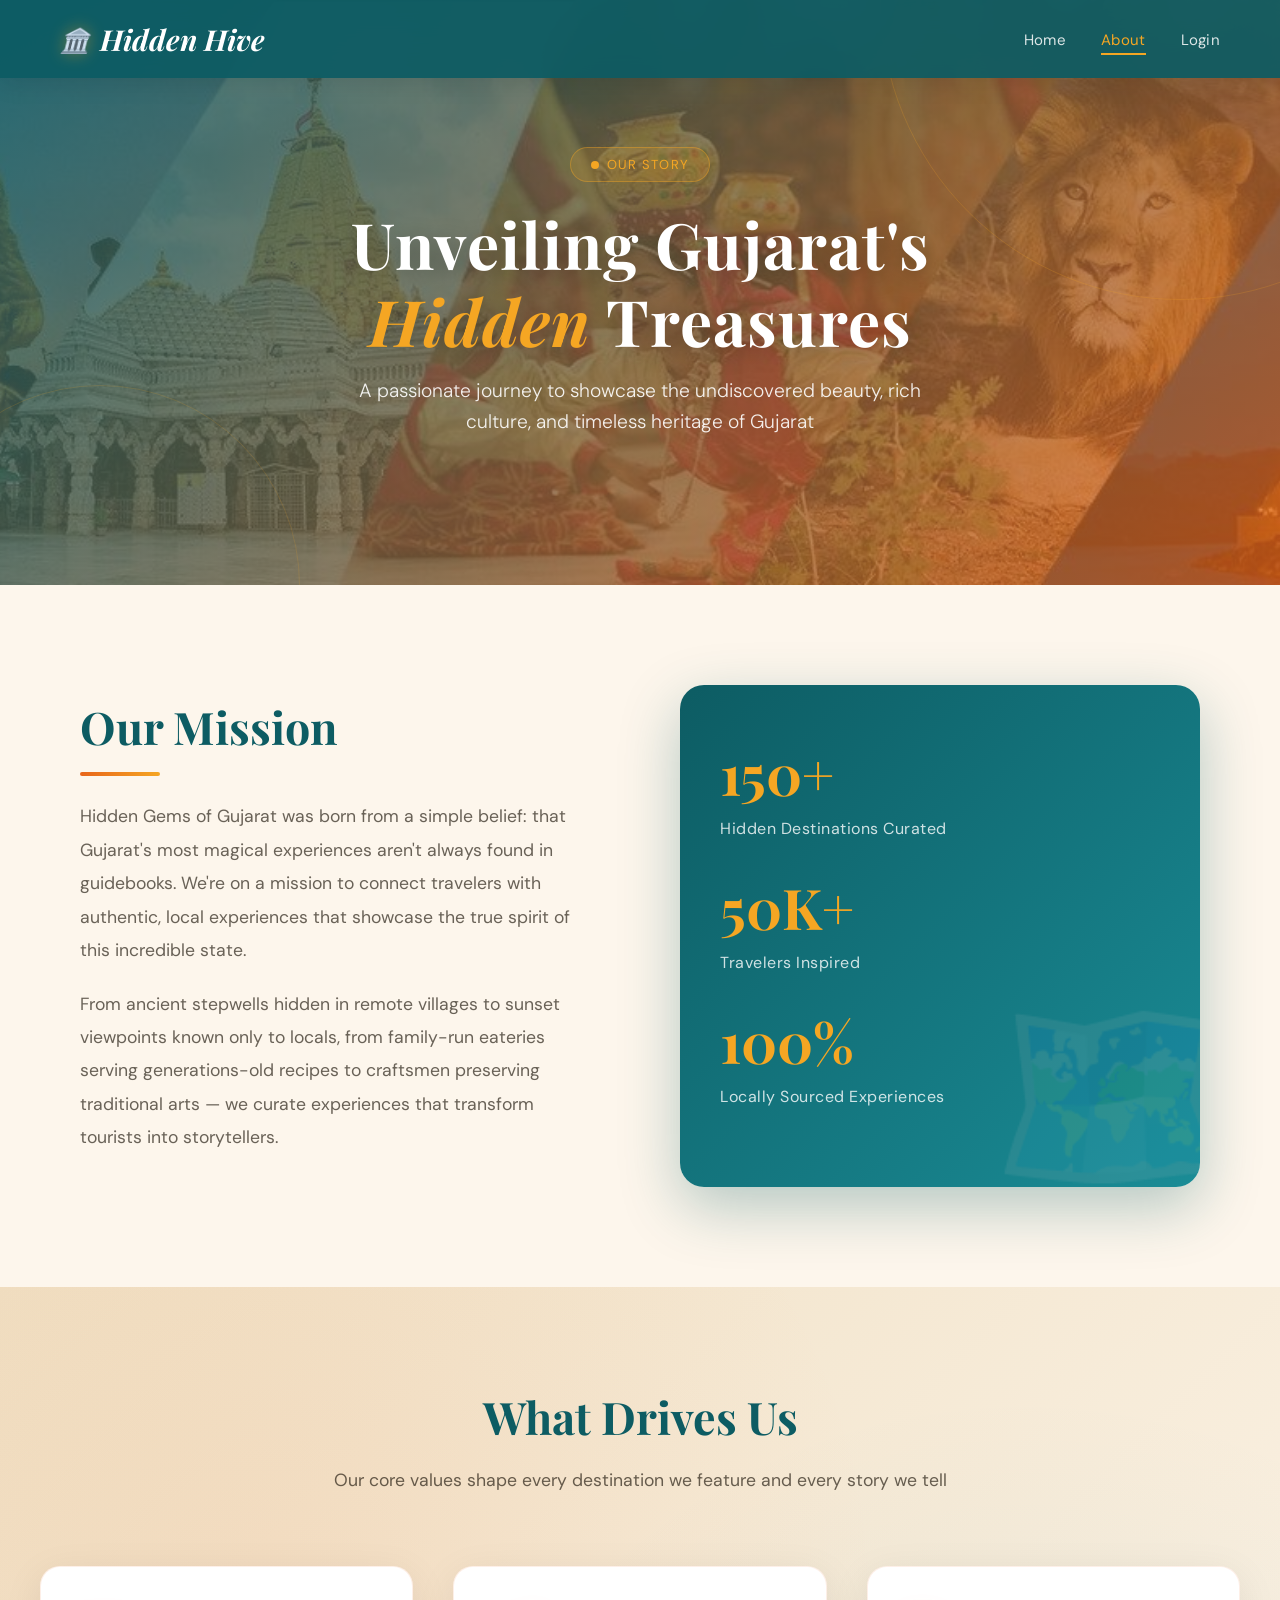
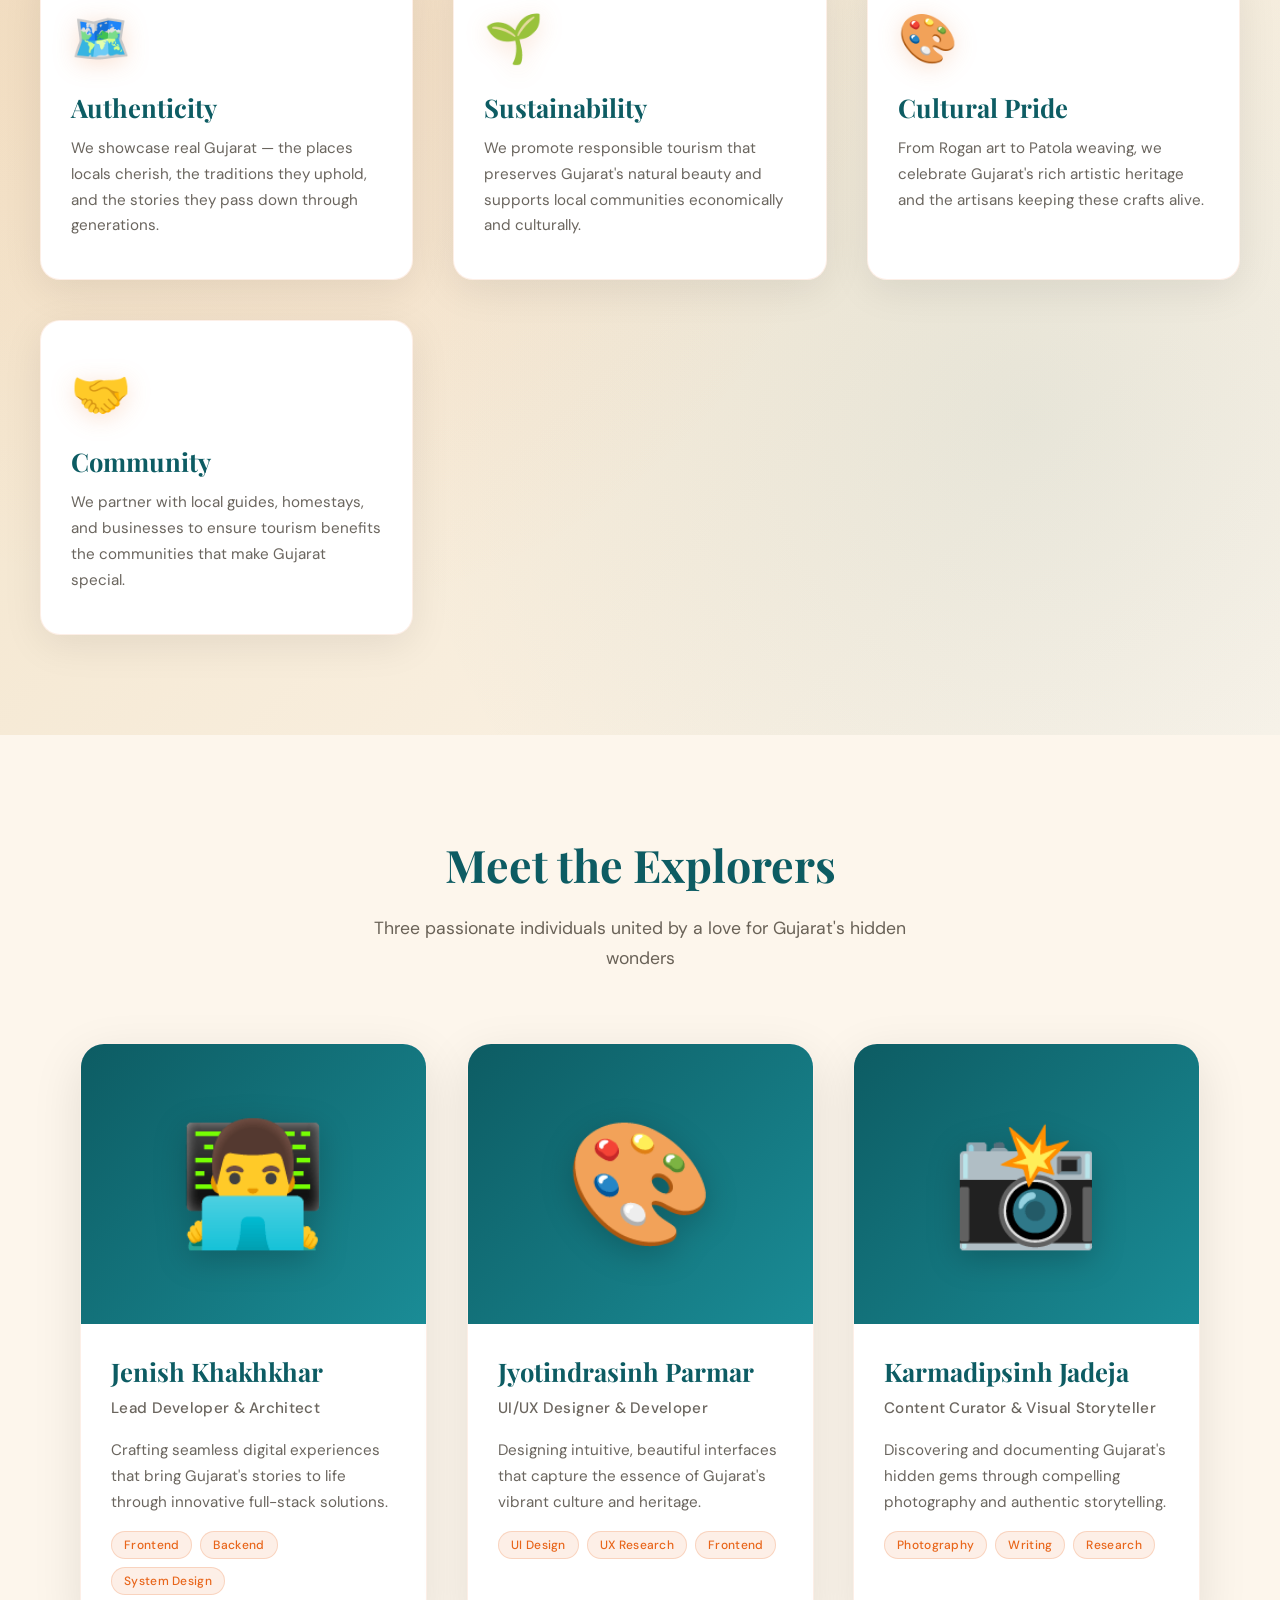
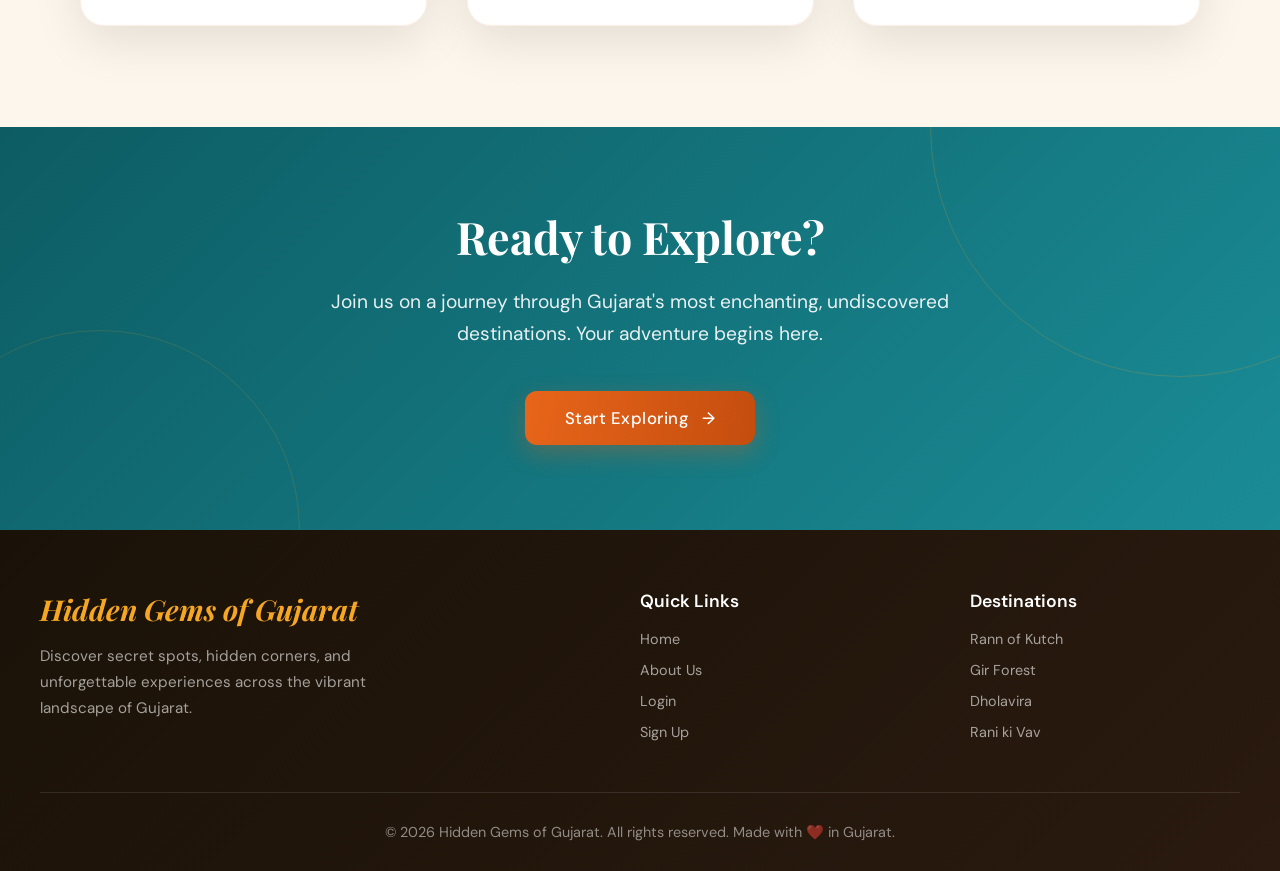
<file: about.html>
<!DOCTYPE html>
<html lang="en">
<head>
  <meta charset="UTF-8" />
  <meta name="viewport" content="width=device-width, initial-scale=1.0" />
  <title>About Us | Hidden Gems of Gujarat</title>
  <link href="https://fonts.googleapis.com/css2?family=Playfair+Display:ital,wght@0,500;0,700;1,500&family=DM+Sans:wght@300;400;500;600&display=swap" rel="stylesheet">
  
  <!-- AOS Library -->
  <link href="https://cdn.jsdelivr.net/npm/aos@2.3.4/dist/aos.css" rel="stylesheet">

  <style>
    *, *::before, *::after { box-sizing: border-box; margin: 0; padding: 0; }

    :root {
      --saffron: #E8651A;
      --deep-saffron: #C44D0E;
      --gold: #F5A623;
      --cream: #FDF6EC;
      --sand: #F0E0C4;
      --deep-teal: #0D5C63;
      --teal: #1A8C96;
      --dark: #1A1208;
      --text-muted: rgba(26,18,8,0.65);
    }

    body {
      font-family: 'DM Sans', sans-serif;
      margin: 0;
      padding: 0;
      background: var(--cream);
      color: var(--dark);
      overflow-x: hidden;
    }

    /* ===== NAVBAR ===== */
    .navbar {
      position: fixed;
      width: 100%;
      padding: 20px 60px;
      display: flex;
      justify-content: space-between;
      align-items: center;
      backdrop-filter: blur(20px);
      background: rgba(13, 92, 99, 0.92);
      z-index: 1000;
      transition: all 0.4s ease;
      box-shadow: 0 4px 24px rgba(0,0,0,0.1);
    }

    .navbar.scrolled {
      padding: 15px 60px;
      background: rgba(13, 92, 99, 0.97);
      box-shadow: 0 8px 32px rgba(0,0,0,0.15);
    }

    .logo {
      font-family: 'Playfair Display', serif;
      font-size: 1.8rem;
      color: #fff;
      font-weight: 700;
      font-style: italic;
      transition: all 0.3s;
      position: relative;
      display: flex;
      align-items: center;
      gap: 10px;
    }

    .logo::before {
      content: '🏛️';
      font-size: 1.5rem;
      filter: drop-shadow(0 0 8px rgba(245,166,35,0.4));
    }

    .logo:hover {
      color: var(--gold);
      transform: translateY(-2px);
      cursor: pointer;
    }

    .nav-links {
      display: flex;
      gap: 35px;
      list-style: none;
      align-items: center;
    }

    .nav-links li a {
      color: rgba(255,255,255,0.85);
      text-decoration: none;
      font-size: 15px;
      font-weight: 400;
      position: relative;
      transition: all 0.3s;
      letter-spacing: 0.3px;
    }

    .nav-links li a::after {
      content: '';
      position: absolute;
      bottom: -5px;
      left: 0;
      width: 0;
      height: 2px;
      background: var(--gold);
      transition: width 0.3s;
    }

    .nav-links li a:hover,
    .nav-links li a.active-link {
      color: var(--gold);
    }

    .nav-links li a:hover::after,
    .nav-links li a.active-link::after {
      width: 100%;
    }

    /* ===== HERO SECTION ===== */
    .hero-about {
      height: 65vh;
      background: 
        linear-gradient(135deg, rgba(13,92,99,0.85) 0%, rgba(232,101,26,0.75) 100%),
        url('assets/images/Gujarat.jpeg') center/cover no-repeat;
      display: flex;
      flex-direction: column;
      justify-content: center;
      align-items: center;
      position: relative;
      overflow: hidden;
    }

    .hero-about::before {
      content: '';
      position: absolute;
      width: 600px;
      height: 600px;
      border-radius: 50%;
      border: 1px solid rgba(245,166,35,0.2);
      top: -300px;
      right: -200px;
      animation: rotateBorder 20s linear infinite;
    }

    .hero-about::after {
      content: '';
      position: absolute;
      width: 400px;
      height: 400px;
      border-radius: 50%;
      border: 1px solid rgba(245,166,35,0.15);
      bottom: -200px;
      left: -100px;
      animation: rotateBorder 15s linear infinite reverse;
    }

    @keyframes rotateBorder {
      from { transform: rotate(0deg); }
      to { transform: rotate(360deg); }
    }

    .hero-content {
      position: relative;
      z-index: 1;
      text-align: center;
      max-width: 800px;
      padding: 0 20px;
    }

    .hero-badge {
      display: inline-flex;
      align-items: center;
      gap: 8px;
      background: rgba(245,166,35,0.15);
      border: 1px solid rgba(245,166,35,0.4);
      border-radius: 100px;
      padding: 8px 20px;
      font-size: 13px;
      letter-spacing: 0.1em;
      text-transform: uppercase;
      color: var(--gold);
      margin-bottom: 24px;
    }

    .hero-badge .dot {
      width: 8px;
      height: 8px;
      border-radius: 50%;
      background: var(--gold);
      animation: pulse 2s ease-in-out infinite;
    }

    @keyframes pulse {
      0%, 100% { opacity: 1; transform: scale(1); }
      50% { opacity: 0.5; transform: scale(0.8); }
    }

    .hero-about h1 {
      font-family: 'Playfair Display', serif;
      color: #fff;
      font-size: 4rem;
      font-weight: 700;
      text-shadow: 0 4px 24px rgba(0,0,0,0.3);
      letter-spacing: 1px;
      margin-bottom: 16px;
      line-height: 1.2;
    }

    .hero-about h1 em {
      font-style: italic;
      color: var(--gold);
      position: relative;
    }

    .hero-subtitle {
      font-size: 1.2rem;
      color: rgba(255,255,255,0.9);
      font-weight: 300;
      line-height: 1.6;
      max-width: 600px;
      margin: 0 auto;
    }

    /* ===== MISSION SECTION ===== */
    .mission-section {
      max-width: 1200px;
      margin: 100px auto;
      padding: 0 40px;
      display: grid;
      grid-template-columns: 1fr 1fr;
      gap: 80px;
      align-items: center;
    }

    .mission-content h2 {
      font-family: 'Playfair Display', serif;
      font-size: 2.8rem;
      color: var(--deep-teal);
      margin-bottom: 24px;
      position: relative;
    }

    .mission-content h2::after {
      content: '';
      display: block;
      width: 80px;
      height: 4px;
      background: linear-gradient(90deg, var(--saffron), var(--gold));
      margin-top: 16px;
      border-radius: 2px;
    }

    .mission-content p {
      font-size: 1.1rem;
      line-height: 1.9;
      color: var(--text-muted);
      margin-bottom: 20px;
    }

    .mission-visual {
      position: relative;
    }

    .visual-card {
      background: linear-gradient(135deg, var(--deep-teal), var(--teal));
      border-radius: 24px;
      padding: 50px 40px;
      color: white;
      box-shadow: 0 20px 60px rgba(13,92,99,0.3);
      position: relative;
      overflow: hidden;
    }

    .visual-card::before {
      content: '🗺️';
      position: absolute;
      font-size: 200px;
      opacity: 0.1;
      bottom: -40px;
      right: -40px;
    }

    .stat {
      margin-bottom: 30px;
      position: relative;
      z-index: 1;
    }

    .stat h3 {
      font-family: 'Playfair Display', serif;
      font-size: 3.5rem;
      color: var(--gold);
      margin-bottom: 8px;
    }

    .stat p {
      font-size: 1rem;
      color: rgba(255,255,255,0.8);
      letter-spacing: 0.5px;
    }

    /* ===== VALUES SECTION ===== */
    .values-section {
      background: linear-gradient(135deg, var(--sand) 0%, var(--cream) 100%);
      padding: 100px 40px;
      position: relative;
    }

    .values-section::before {
      content: '';
      position: absolute;
      width: 100%;
      height: 100%;
      background: 
        radial-gradient(circle at 20% 30%, rgba(232,101,26,0.08) 0%, transparent 50%),
        radial-gradient(circle at 80% 70%, rgba(13,92,99,0.08) 0%, transparent 50%);
      top: 0;
      left: 0;
      pointer-events: none;
    }

    .values-header {
      text-align: center;
      max-width: 700px;
      margin: 0 auto 70px;
    }

    .values-header h2 {
      font-family: 'Playfair Display', serif;
      font-size: 2.8rem;
      color: var(--deep-teal);
      margin-bottom: 20px;
    }

    .values-header p {
      font-size: 1.1rem;
      color: var(--text-muted);
      line-height: 1.7;
    }

    .values-grid {
      display: grid;
      grid-template-columns: repeat(auto-fit, minmax(280px, 1fr));
      gap: 40px;
      max-width: 1200px;
      margin: 0 auto;
    }

    .value-card {
      background: white;
      border-radius: 20px;
      padding: 40px 30px;
      box-shadow: 0 10px 40px rgba(0,0,0,0.08);
      transition: all 0.4s ease;
      position: relative;
      overflow: hidden;
      border: 1px solid rgba(232,101,26,0.1);
    }

    .value-card::before {
      content: '';
      position: absolute;
      top: 0;
      left: 0;
      width: 100%;
      height: 4px;
      background: linear-gradient(90deg, var(--saffron), var(--gold));
      transform: scaleX(0);
      transform-origin: left;
      transition: transform 0.4s ease;
    }

    .value-card:hover::before {
      transform: scaleX(1);
    }

    .value-card:hover {
      transform: translateY(-10px);
      box-shadow: 0 20px 60px rgba(232,101,26,0.15);
    }

    .value-icon {
      font-size: 3rem;
      margin-bottom: 20px;
      display: block;
      filter: drop-shadow(0 4px 12px rgba(232,101,26,0.2));
    }

    .value-card h3 {
      font-family: 'Playfair Display', serif;
      font-size: 1.6rem;
      color: var(--deep-teal);
      margin-bottom: 12px;
    }

    .value-card p {
      font-size: 0.95rem;
      color: var(--text-muted);
      line-height: 1.7;
    }

    /* ===== TEAM SECTION ===== */
    .team-section {
      max-width: 1200px;
      margin: 100px auto;
      padding: 0 40px;
    }

    .team-header {
      text-align: center;
      margin-bottom: 70px;
    }

    .team-header h2 {
      font-family: 'Playfair Display', serif;
      font-size: 2.8rem;
      color: var(--deep-teal);
      margin-bottom: 20px;
    }

    .team-header p {
      font-size: 1.1rem;
      color: var(--text-muted);
      max-width: 600px;
      margin: 0 auto;
      line-height: 1.7;
    }

    .team-grid {
      display: grid;
      grid-template-columns: repeat(auto-fit, minmax(300px, 1fr));
      gap: 40px;
    }

    .team-member {
      background: white;
      border-radius: 24px;
      padding: 0;
      box-shadow: 0 15px 50px rgba(0,0,0,0.1);
      transition: all 0.4s ease;
      overflow: hidden;
      position: relative;
      border: 1px solid rgba(232,101,26,0.1);
    }

    .team-member::before {
      content: '';
      position: absolute;
      inset: 0;
      background: linear-gradient(135deg, rgba(232,101,26,0.05) 0%, rgba(13,92,99,0.05) 100%);
      opacity: 0;
      transition: opacity 0.4s;
      z-index: 0;
    }

    .team-member:hover::before {
      opacity: 1;
    }

    .team-member:hover {
      transform: translateY(-12px) scale(1.02);
      box-shadow: 0 25px 70px rgba(232,101,26,0.2);
    }

    .member-image {
      width: 100%;
      height: 280px;
      background: linear-gradient(135deg, var(--deep-teal), var(--teal));
      position: relative;
      overflow: hidden;
    }

    .member-image::after {
      content: attr(data-emoji);
      position: absolute;
      font-size: 120px;
      top: 50%;
      left: 50%;
      transform: translate(-50%, -50%);
      filter: drop-shadow(0 8px 16px rgba(0,0,0,0.2));
    }

    .member-info {
      padding: 30px;
      position: relative;
      z-index: 1;
    }

    .member-info h3 {
      font-family: 'Playfair Display', serif;
      font-size: 1.6rem;
      color: var(--deep-teal);
      margin-bottom: 8px;
    }

    .member-role {
      font-size: 0.95rem;
      color: var(--saffron);
      font-weight: 500;
      margin-bottom: 16px;
      letter-spacing: 0.3px;
    }

    .member-info p {
      font-size: 0.95rem;
      color: var(--text-muted);
      line-height: 1.7;
    }

    .member-skills {
      display: flex;
      gap: 8px;
      flex-wrap: wrap;
      margin-top: 16px;
    }

    .skill-tag {
      background: rgba(232,101,26,0.1);
      color: var(--saffron);
      padding: 5px 12px;
      border-radius: 100px;
      font-size: 0.75rem;
      font-weight: 500;
      letter-spacing: 0.3px;
      border: 1px solid rgba(232,101,26,0.2);
    }

    /* ===== CTA SECTION ===== */
    .cta-section {
      background: linear-gradient(135deg, var(--deep-teal), var(--teal));
      padding: 80px 40px;
      text-align: center;
      position: relative;
      overflow: hidden;
    }

    .cta-section::before {
      content: '';
      position: absolute;
      width: 500px;
      height: 500px;
      border-radius: 50%;
      border: 1px solid rgba(245,166,35,0.2);
      top: -250px;
      right: -150px;
    }

    .cta-section::after {
      content: '';
      position: absolute;
      width: 400px;
      height: 400px;
      border-radius: 50%;
      border: 1px solid rgba(245,166,35,0.15);
      bottom: -200px;
      left: -100px;
    }

    .cta-content {
      position: relative;
      z-index: 1;
      max-width: 700px;
      margin: 0 auto;
    }

    .cta-content h2 {
      font-family: 'Playfair Display', serif;
      font-size: 2.8rem;
      color: white;
      margin-bottom: 20px;
    }

    .cta-content p {
      font-size: 1.2rem;
      color: rgba(255,255,255,0.9);
      margin-bottom: 40px;
      line-height: 1.7;
    }

    .cta-button {
      display: inline-block;
      padding: 16px 40px;
      background: linear-gradient(100deg, var(--saffron), var(--deep-saffron));
      color: white;
      text-decoration: none;
      border-radius: 12px;
      font-weight: 500;
      font-size: 1.05rem;
      letter-spacing: 0.5px;
      transition: all 0.3s;
      box-shadow: 0 8px 24px rgba(232,101,26,0.3);
      position: relative;
      overflow: hidden;
    }

    .cta-button::before {
      content: '';
      position: absolute;
      inset: 0;
      background: linear-gradient(100deg, rgba(255,255,255,0.15) 0%, transparent 60%);
      opacity: 0;
      transition: opacity 0.3s;
    }

    .cta-button:hover {
      transform: translateY(-3px);
      box-shadow: 0 12px 32px rgba(232,101,26,0.5);
    }

    .cta-button:hover::before {
      opacity: 1;
    }

    .cta-button .arrow {
      display: inline-block;
      margin-left: 8px;
      transition: transform 0.3s;
    }

    .cta-button:hover .arrow {
      transform: translateX(4px);
    }

    /* ===== FOOTER ===== */
    .footer {
      background: linear-gradient(135deg, #1A1208 0%, #2A1A0F 100%);
      color: rgba(255,255,255,0.8);
      padding: 60px 40px 30px;
      position: relative;
    }

    .footer-content {
      max-width: 1200px;
      margin: 0 auto;
      display: grid;
      grid-template-columns: 2fr 1fr 1fr;
      gap: 60px;
      margin-bottom: 40px;
    }

    .footer-brand h3 {
      font-family: 'Playfair Display', serif;
      font-size: 1.8rem;
      color: var(--gold);
      margin-bottom: 16px;
      font-style: italic;
    }

    .footer-brand p {
      font-size: 0.95rem;
      color: rgba(255,255,255,0.6);
      line-height: 1.7;
      max-width: 350px;
    }

    .footer-section h4 {
      font-size: 1.1rem;
      color: white;
      margin-bottom: 16px;
      font-weight: 600;
    }

    .footer-section ul {
      list-style: none;
    }

    .footer-section ul li {
      margin-bottom: 10px;
    }

    .footer-section ul li a {
      color: rgba(255,255,255,0.6);
      text-decoration: none;
      font-size: 0.9rem;
      transition: all 0.3s;
    }

    .footer-section ul li a:hover {
      color: var(--gold);
      padding-left: 5px;
    }

    .footer-bottom {
      border-top: 1px solid rgba(255,255,255,0.1);
      padding-top: 30px;
      text-align: center;
      font-size: 0.9rem;
      color: rgba(255,255,255,0.5);
    }

    /* ===== RESPONSIVE ===== */
    @media (max-width: 968px) {
      .mission-section {
        grid-template-columns: 1fr;
        gap: 50px;
      }

      .footer-content {
        grid-template-columns: 1fr;
        gap: 40px;
      }
    }

    @media (max-width: 768px) {
      .navbar {
        padding: 15px 30px;
      }

      .hero-about h1 {
        font-size: 2.8rem;
      }

      .mission-content h2,
      .values-header h2,
      .team-header h2,
      .cta-content h2 {
        font-size: 2.2rem;
      }

      .team-grid {
        grid-template-columns: 1fr;
      }
    }

    @media (max-width: 480px) {
      .hero-about h1 {
        font-size: 2.2rem;
      }

      .nav-links {
        gap: 20px;
      }

      .nav-links li a {
        font-size: 14px;
      }
    }
  </style>
</head>
<body>

<!-- Navbar -->
<header class="navbar" data-aos="fade-down">
  <div class="logo" onclick="window.location.href='index.html'">Hidden Hive</div>
  <nav>
    <ul class="nav-links">
      <li><a href="index.html">Home</a></li>
      <li><a href="about.html" class="active-link">About</a></li>
      <li id="userSection"></li>
    </ul>
  </nav>
</header>

<!-- Hero Section -->
<section class="hero-about">
  <div class="hero-content" data-aos="fade-up">
    <div class="hero-badge">
      <span class="dot"></span>
      Our Story
    </div>
    <h1>Unveiling Gujarat's <em>Hidden</em> Treasures</h1>
    <p class="hero-subtitle">
      A passionate journey to showcase the undiscovered beauty, rich culture, and timeless heritage of Gujarat
    </p>
  </div>
</section>

<!-- Mission Section -->
<section class="mission-section">
  <div class="mission-content" data-aos="fade-right">
    <h2>Our Mission</h2>
    <p>
      Hidden Gems of Gujarat was born from a simple belief: that Gujarat's most magical experiences aren't always found in guidebooks. We're on a mission to connect travelers with authentic, local experiences that showcase the true spirit of this incredible state.
    </p>
    <p>
      From ancient stepwells hidden in remote villages to sunset viewpoints known only to locals, from family-run eateries serving generations-old recipes to craftsmen preserving traditional arts — we curate experiences that transform tourists into storytellers.
    </p>
  </div>
  <div class="mission-visual" data-aos="fade-left">
    <div class="visual-card">
      <div class="stat">
        <h3>150+</h3>
        <p>Hidden Destinations Curated</p>
      </div>
      <div class="stat">
        <h3>50K+</h3>
        <p>Travelers Inspired</p>
      </div>
      <div class="stat">
        <h3>100%</h3>
        <p>Locally Sourced Experiences</p>
      </div>
    </div>
  </div>
</section>

<!-- Values Section -->
<section class="values-section">
  <div class="values-header" data-aos="fade-up">
    <h2>What Drives Us</h2>
    <p>Our core values shape every destination we feature and every story we tell</p>
  </div>
  <div class="values-grid">
    <div class="value-card" data-aos="zoom-in" data-aos-delay="0">
      <span class="value-icon">🗺️</span>
      <h3>Authenticity</h3>
      <p>We showcase real Gujarat — the places locals cherish, the traditions they uphold, and the stories they pass down through generations.</p>
    </div>
    <div class="value-card" data-aos="zoom-in" data-aos-delay="100">
      <span class="value-icon">🌱</span>
      <h3>Sustainability</h3>
      <p>We promote responsible tourism that preserves Gujarat's natural beauty and supports local communities economically and culturally.</p>
    </div>
    <div class="value-card" data-aos="zoom-in" data-aos-delay="200">
      <span class="value-icon">🎨</span>
      <h3>Cultural Pride</h3>
      <p>From Rogan art to Patola weaving, we celebrate Gujarat's rich artistic heritage and the artisans keeping these crafts alive.</p>
    </div>
    <div class="value-card" data-aos="zoom-in" data-aos-delay="300">
      <span class="value-icon">🤝</span>
      <h3>Community</h3>
      <p>We partner with local guides, homestays, and businesses to ensure tourism benefits the communities that make Gujarat special.</p>
    </div>
  </div>
</section>

<!-- Team Section -->
<section class="team-section">
  <div class="team-header" data-aos="fade-up">
    <h2>Meet the Explorers</h2>
    <p>Three passionate individuals united by a love for Gujarat's hidden wonders</p>
  </div>
  <div class="team-grid">
    <div class="team-member" data-aos="flip-left" data-aos-delay="0">
      <div class="member-image" data-emoji="👨‍💻"></div>
      <div class="member-info">
        <h3>Jenish Khakhkhar</h3>
        <p class="member-role">Lead Developer & Architect</p>
        <p>Crafting seamless digital experiences that bring Gujarat's stories to life through innovative full-stack solutions.</p>
        <div class="member-skills">
          <span class="skill-tag">Frontend</span>
          <span class="skill-tag">Backend</span>
          <span class="skill-tag">System Design</span>
        </div>
      </div>
    </div>

    <div class="team-member" data-aos="flip-left" data-aos-delay="100">
      <div class="member-image" data-emoji="🎨"></div>
      <div class="member-info">
        <h3>Jyotindrasinh Parmar</h3>
        <p class="member-role">UI/UX Designer & Developer</p>
        <p>Designing intuitive, beautiful interfaces that capture the essence of Gujarat's vibrant culture and heritage.</p>
        <div class="member-skills">
          <span class="skill-tag">UI Design</span>
          <span class="skill-tag">UX Research</span>
          <span class="skill-tag">Frontend</span>
        </div>
      </div>
    </div>

    <div class="team-member" data-aos="flip-left" data-aos-delay="200">
      <div class="member-image" data-emoji="📸"></div>
      <div class="member-info">
        <h3>Karmadipsinh Jadeja</h3>
        <p class="member-role">Content Curator & Visual Storyteller</p>
        <p>Discovering and documenting Gujarat's hidden gems through compelling photography and authentic storytelling.</p>
        <div class="member-skills">
          <span class="skill-tag">Photography</span>
          <span class="skill-tag">Writing</span>
          <span class="skill-tag">Research</span>
        </div>
      </div>
    </div>
  </div>
</section>

<!-- CTA Section -->
<section class="cta-section" data-aos="fade-up">
  <div class="cta-content">
    <h2>Ready to Explore?</h2>
    <p>Join us on a journey through Gujarat's most enchanting, undiscovered destinations. Your adventure begins here.</p>
    <a href="index.html" class="cta-button">
      Start Exploring <span class="arrow">→</span>
    </a>
  </div>
</section>

<!-- Footer -->
<footer class="footer">
  <div class="footer-content">
    <div class="footer-brand">
      <h3>Hidden Gems of Gujarat</h3>
      <p>Discover secret spots, hidden corners, and unforgettable experiences across the vibrant landscape of Gujarat.</p>
    </div>
    <div class="footer-section">
      <h4>Quick Links</h4>
      <ul>
        <li><a href="index.html">Home</a></li>
        <li><a href="about.html">About Us</a></li>
        <li><a href="login.html">Login</a></li>
        <li><a href="signup.html">Sign Up</a></li>
      </ul>
    </div>
    <div class="footer-section">
      <h4>Destinations</h4>
      <ul>
        <li><a href="#">Rann of Kutch</a></li>
        <li><a href="#">Gir Forest</a></li>
        <li><a href="#">Dholavira</a></li>
        <li><a href="#">Rani ki Vav</a></li>
      </ul>
    </div>
  </div>
  <div class="footer-bottom">
    <p>&copy; 2026 Hidden Gems of Gujarat. All rights reserved. Made with ❤️ in Gujarat.</p>
  </div>
</footer>

<script src="https://cdn.jsdelivr.net/npm/aos@2.3.4/dist/aos.js"></script>
<script>
  // Initialize AOS
  AOS.init({
    duration: 1000,
    once: true,
    offset: 100
  });

  // Navbar scroll effect
  window.addEventListener('scroll', () => {
    const navbar = document.querySelector('.navbar');
    if (window.scrollY > 50) {
      navbar.classList.add('scrolled');
    } else {
      navbar.classList.remove('scrolled');
    }
  });

  // User section: Login / Logout
  const userSection = document.getElementById("userSection");
  const isLoggedIn = localStorage.getItem("isLoggedIn");

  if (isLoggedIn) {
    const userName = localStorage.getItem("userName") || localStorage.getItem("userEmail");
    userSection.innerHTML = `<a href="#" onclick="logoutUser()" style="color:rgba(255,255,255,0.85);">Logout</a>`;
  } else {
    userSection.innerHTML = `<a href="login.html">Login</a>`;
  }

  function logoutUser() {
    localStorage.removeItem("isLoggedIn");
    localStorage.removeItem("userName");
    localStorage.removeItem("userEmail");
    localStorage.removeItem("userPhone");
    window.location.href = "login.html";
  }
</script>

</body>
</html>
</file>
